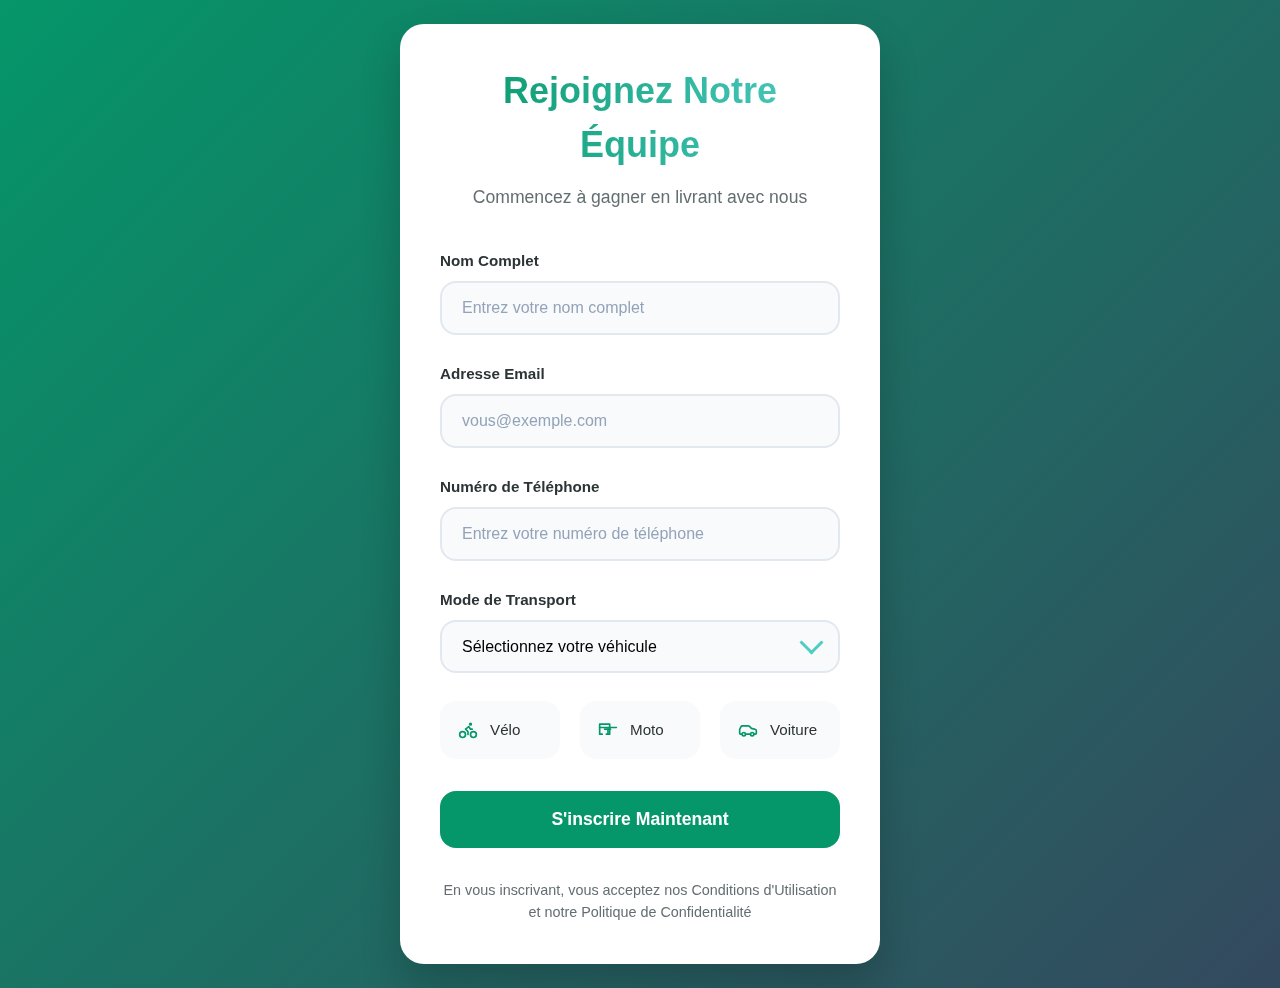
<file: livreur.html>
<!DOCTYPE html>
<html lang="fr">
<head>
  <meta charset="UTF-8">
  <meta name="viewport" content="width=device-width, initial-scale=1.0">
  <title>Inscription Livreur</title>
  <link rel="stylesheet" href="stylelivreur.css">
</head>
<body>
  <div class="container">
    <div class="form-card">
      <div class="form-header">
        <h1>Rejoignez Notre Équipe</h1>
        <p>Commencez à gagner en livrant avec nous</p>
      </div>

      <form>
        <div class="form-group">
          <label for="fullName">Nom Complet</label>
          <input type="text" id="fullName" name="fullName" placeholder="Entrez votre nom complet" required>
        </div>

        <div class="form-group">
          <label for="email">Adresse Email</label>
          <input type="email" id="email" name="email" placeholder="vous@exemple.com" required>
        </div>

        <div class="form-group">
          <label for="phone">Numéro de Téléphone</label>
          <input type="tel" id="phone" name="phone" placeholder="Entrez votre numéro de téléphone" required>
        </div>

        <div class="form-group">
          <label for="transport">Mode de Transport</label>
          <div class="select-wrapper">
            <select id="transport" name="transport" required>
              <option value="">Sélectionnez votre véhicule</option>
              <option value="bicycle">Vélo</option>
              <option value="motorcycle">Moto</option>
              <option value="car">Voiture</option>
            </select>
          </div>
        </div>

        <div class="transport-icons">
          <div class="transport-option">
            <svg xmlns="http://www.w3.org/2000/svg" width="20" height="20" viewBox="0 0 24 24" fill="none" stroke="currentColor" stroke-width="2" stroke-linecap="round" stroke-linejoin="round"><circle cx="18.5" cy="17.5" r="3.5"/><circle cx="5.5" cy="17.5" r="3.5"/><circle cx="15" cy="5" r="1"/><path d="M12 17.5V14l-3-3 4-3 2 3h2"/></svg>
            <span>Vélo</span>
          </div>
          <div class="transport-option">
            <svg xmlns="http://www.w3.org/2000/svg" width="20" height="20" viewBox="0 0 24 24" fill="none" stroke="currentColor" stroke-width="2" stroke-linecap="round" stroke-linejoin="round"><path d="M10 17h4V5H2v12h3m3-6h7"/><path d="M12 17v-6"/><path d="M2 9h20"/></svg>
            <span>Moto</span>
          </div>
          <div class="transport-option">
            <svg xmlns="http://www.w3.org/2000/svg" width="20" height="20" viewBox="0 0 24 24" fill="none" stroke="currentColor" stroke-width="2" stroke-linecap="round" stroke-linejoin="round"><path d="M19 17h2c.6 0 1-.4 1-1v-3c0-.9-.7-1.7-1.5-1.9C18.7 10.6 16 10 16 10s-1.3-1.4-2.2-2.3c-.5-.4-1.1-.7-1.8-.7H5c-.6 0-1.1.4-1.4.9l-1.4 2.9A3.7 3.7 0 0 0 2 12v4c0 .6.4 1 1 1h2"/><circle cx="7" cy="17" r="2"/><path d="M9 17h6"/><circle cx="17" cy="17" r="2"/></svg>
            <span>Voiture</span>
          </div>
        </div>

        <button type="submit">S'inscrire Maintenant</button>
      </form>

      <p class="terms">En vous inscrivant, vous acceptez nos Conditions d'Utilisation et notre Politique de Confidentialité</p>
    </div>
  </div>
  
  <script src="livreur.js"></script>

</body>
</html>
</file>
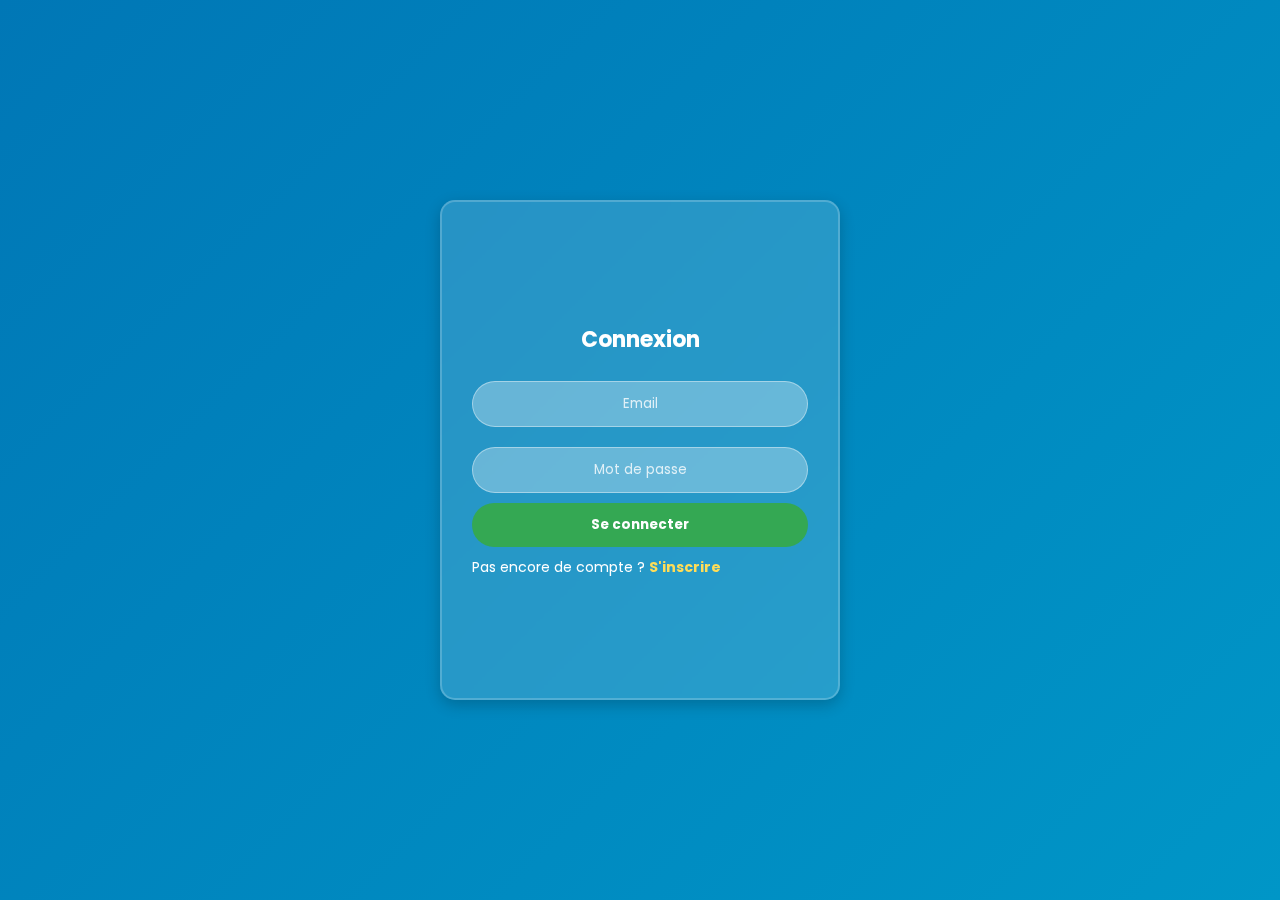
<file: login.html>
<!DOCTYPE html>
<html lang="fr">
<head>
    <meta charset="UTF-8">
    <meta name="viewport" content="width=device-width, initial-scale=1.0">
    <title>Connexion / Inscription</title>
    <style>
        @import url('https://fonts.googleapis.com/css2?family=Poppins:wght@300;400;600&display=swap');

        * {
            margin: 0;
            padding: 0;
            box-sizing: border-box;
            font-family: 'Poppins', sans-serif;
        }

        body {
            display: flex;
            justify-content: center;
            align-items: center;
            height: 100vh;
            background: linear-gradient(135deg, #0077B6, #0096C7);
        }

        .container {
            position: relative;
            width: 400px;
            height: 500px;
            perspective: 1000px;
        }

        .form-box {
            width: 100%;
            height: 100%;
            position: absolute;
            transition: transform 0.6s;
            transform-style: preserve-3d;
        }

        .form-box.active {
            transform: rotateY(180deg);
        }

        .form-container {
            position: absolute;
            width: 100%;
            height: 100%;
            padding: 30px;
            background: rgba(255, 255, 255, 0.15);
            backdrop-filter: blur(12px);
            border-radius: 15px;
            box-shadow: 0 5px 15px rgba(0, 0, 0, 0.2);
            display: flex;
            flex-direction: column;
            align-items: center;
            justify-content: center;
            backface-visibility: hidden;
            border: 2px solid rgba(255, 255, 255, 0.2);
        }

        #register-form {
            transform: rotateY(180deg);
        }

        h2 {
            font-size: 22px;
            margin-bottom: 15px;
            color: #fff;
        }

        input {
            width: 100%;
            padding: 12px;
            margin: 10px 0;
            border: none;
            border-radius: 25px;
            background: rgba(255, 255, 255, 0.3);
            color: #fff;
            outline: none;
            text-align: center;
            border: 1px solid rgba(255, 255, 255, 0.4);
        }

        input::placeholder {
            color: rgba(255, 255, 255, 0.8);
        }

        button {
            width: 100%;
            padding: 12px;
            border: none;
            border-radius: 25px;
            background: #34A853;
            color: #fff;
            font-weight: bold;
            cursor: pointer;
            transition: 0.3s;
        }

        button:hover {
            background: #2C8C41;
        }

        p {
            margin-top: 10px;
            font-size: 14px;
            color: #fff;
        }

        a {
            color: #FFDD57;
            text-decoration: none;
            font-weight: bold;
        }

        a:hover {
            text-decoration: underline;
        }

        .message {
            margin-top: 10px;
            font-size: 14px;
            padding: 10px;
            border-radius: 5px;
            text-align: center;
            display: none;
        }

        .error {
            background: #ff4d4d;
            color: white;
        }

        .success {
            background: #34A853;
            color: white;
        }
    </style>
</head>
<body>

<div class="container">
    <div class="form-box">
        <!-- Formulaire de Connexion -->
        <div class="form-container" id="login-form">
            <h2>Connexion</h2>
            <form id="loginForm">
                <input type="email" id="loginEmail" placeholder="Email" required>
                <input type="password" id="loginPassword" placeholder="Mot de passe" required>
                <button type="submit">Se connecter</button>
                <p>Pas encore de compte ? <a href="#" onclick="toggleForm()">S'inscrire</a></p>
                <div class="message" id="loginMessage"></div>
            </form>
        </div>

        <!-- Formulaire d'Inscription -->
        <div class="form-container" id="register-form">
            <h2>Inscription</h2>
            <form id="registerForm">
                <input type="text" id="registerName" placeholder="Nom complet" required>
                <input type="email" id="registerEmail" placeholder="Email" required>
                <input type="password" id="registerPassword" placeholder="Mot de passe" required>
                <input type="password" id="registerConfirmPassword" placeholder="Confirmer le mot de passe" required>
                <button type="submit">S'inscrire</button>
                <p>Déjà un compte ? <a href="#" onclick="toggleForm()">Se connecter</a></p>
                <div class="message" id="registerMessage"></div>
            </form>
        </div>
    </div>
</div>

<script>
    let users = []; // Tableau qui stocke les utilisateurs

    function toggleForm() {
        document.querySelector(".form-box").classList.toggle("active");
    }

    // Gestion de l'inscription
    document.getElementById("registerForm").addEventListener("submit", function(event) {
        event.preventDefault();
        let name = document.getElementById("registerName").value;
        let email = document.getElementById("registerEmail").value;
        let password = document.getElementById("registerPassword").value;
        let confirmPassword = document.getElementById("registerConfirmPassword").value;
        let messageBox = document.getElementById("registerMessage");

        if (password !== confirmPassword) {
            messageBox.textContent = "Les mots de passe ne correspondent pas.";
            messageBox.className = "message error";
            messageBox.style.display = "block";
            return;
        }

        if (users.some(user => user.email === email)) {
            messageBox.textContent = "Cet email est déjà utilisé.";
            messageBox.className = "message error";
            messageBox.style.display = "block";
            return;
        }

        users.push({ name, email, password });
        messageBox.textContent = "Inscription réussie ! Connectez-vous.";
        messageBox.className = "message success";
        messageBox.style.display = "block";

        setTimeout(() => {
            toggleForm();
            messageBox.style.display = "none";
        }, 1500);
    });

    // Gestion de la connexion
    document.getElementById("loginForm").addEventListener("submit", function(event) {
        event.preventDefault();
        let email = document.getElementById("loginEmail").value;
        let password = document.getElementById("loginPassword").value;
        let messageBox = document.getElementById("loginMessage");

        let user = users.find(user => user.email === email && user.password === password);
        if (user) {
            messageBox.textContent = "Connexion réussie !";
            messageBox.className = "message success";
            messageBox.style.display = "block";

            setTimeout(() => {
            window.location.href = "index.html"; // Redirection après 1.5s
            }, 1500);
            
        } else {
            messageBox.textContent = "Email ou mot de passe incorrect.";
            messageBox.className = "message error";
            messageBox.style.display = "block";

      
        }
    });
</script>

</body>
</html>
</file>
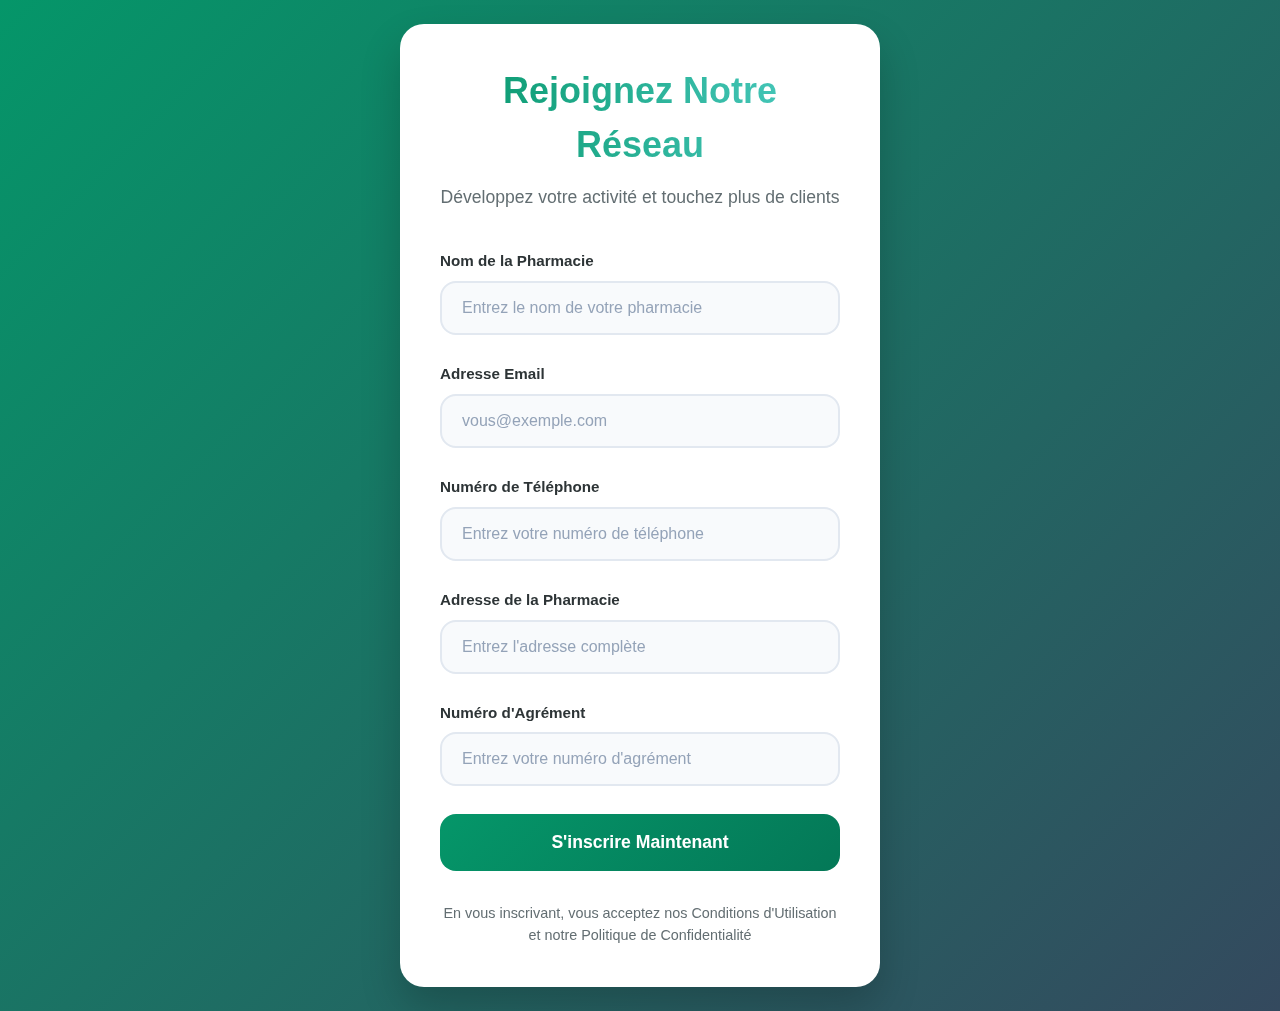
<file: PHpartenaire.html>
<!DOCTYPE html>
<html lang="fr">
<head>
  <meta charset="UTF-8">
  <meta name="viewport" content="width=device-width, initial-scale=1.0">
  <title>Inscription Pharmacie Partenaire</title>
  <link rel="stylesheet" href="stylePH.css">
</head>
<body>
  <div class="container">
    <div class="form-card">
      <div class="form-header">
        <h1>Rejoignez Notre Réseau</h1>
        <p>Développez votre activité et touchez plus de clients</p>
      </div>
 
      <form>
        <div class="form-group">
          <label for="pharmacyName">Nom de la Pharmacie</label>
          <input type="text" id="pharmacyName" name="pharmacyName" placeholder="Entrez le nom de votre pharmacie" required>
        </div>
 
        <div class="form-group">
          <label for="email">Adresse Email</label>
          <input type="email" id="email" name="email" placeholder="vous@exemple.com" required>
        </div>
 
        <div class="form-group">
          <label for="phone">Numéro de Téléphone</label>
          <input type="tel" id="phone" name="phone" placeholder="Entrez votre numéro de téléphone" required>
        </div>
 
        <div class="form-group">
          <label for="address">Adresse de la Pharmacie</label>
          <input type="text" id="address" name="address" placeholder="Entrez l'adresse complète" required>
        </div>
 
        <div class="form-group">
          <label for="license">Numéro d'Agrément</label>
          <input type="text" id="license" name="license" placeholder="Entrez votre numéro d'agrément" required>
        </div>
 
        <button type="submit">S'inscrire Maintenant</button>
      </form>
 
      <p class="terms">En vous inscrivant, vous acceptez nos Conditions d'Utilisation et notre Politique de Confidentialité</p>
    </div>
  </div>
</body>
</html>
</file>
<file: stylelivreur.css>
/* Reset and base styles */
* {
    margin: 0;
    padding: 0;
    box-sizing: border-box;
  }
  
  :root {
    --primary: #059669;
    --primary-dark: #059669;
    --secondary: #4ECDC4;
    --accent: #45B7AF;
    --background: #059669;
    --text: #2D3436;
    --text-light: #636E72;
    --white: #FFFFFF;
  }
  
  body {
    font-family: 'Inter', -apple-system, BlinkMacSystemFont, "Segoe UI", Roboto, sans-serif;
    line-height: 1.5;
    color: var(--text);
    background: linear-gradient(135deg, var(--background) 0%, #34495E 100%);
    min-height: 100vh;
    display: flex;
    align-items: center;
    justify-content: center;
    padding: 1.5rem;
  }
  
  .container {
    width: 100%;
    max-width: 480px;
    margin: 0 auto;
  }
  
  .form-card {
    background: var(--white);
    padding: 2.5rem;
    border-radius: 1.5rem;
    box-shadow: 0 20px 40px rgba(0, 0, 0, 0.2);
    backdrop-filter: blur(10px);
  }
  
  .form-header {
    text-align: center;
    margin-bottom: 2.5rem;
  }
  
  .form-header h1 {
    font-size: 2.25rem;
    font-weight: 800;
    color: var(--text);
    margin-bottom: 0.75rem;
    background: linear-gradient(to right, var(--primary), var(--secondary));
    -webkit-background-clip: text;
    -webkit-text-fill-color: transparent;
  }
  
  .form-header p {
    color: var(--text-light);
    font-size: 1.1rem;
  }
  
  .form-group {
    margin-bottom: 1.75rem;
  }
  
  label {
    display: block;
    font-size: 0.95rem;
    font-weight: 600;
    color: var(--text);
    margin-bottom: 0.5rem;
  }
  
  input,
  select {
    width: 100%;
    padding: 1rem 1.25rem;
    border: 2px solid #E2E8F0;
    border-radius: 1rem;
    font-size: 1rem;
    transition: all 0.3s ease;
    background-color: #F8FAFC;
  }
  
  input:focus,
  select:focus {
    outline: none;
    border-color: var(--secondary);
    box-shadow: 0 0 0 4px rgba(78, 205, 196, 0.1);
    background-color: var(--white);
  }
  
  input::placeholder {
    color: #94A3B8;
  }
  
  .select-wrapper {
    position: relative;
  }
  
  .select-wrapper::after {
    content: '';
    position: absolute;
    right: 1.25rem;
    top: 50%;
    width: 0.875rem;
    height: 0.875rem;
    border-right: 3px solid var(--secondary);
    border-bottom: 3px solid var(--secondary);
    transform: translateY(-70%) rotate(45deg);
    pointer-events: none;
    transition: transform 0.2s ease;
  }
  
  select {
    appearance: none;
    padding-right: 3rem;
    cursor: pointer;
  }
  
  .transport-icons {
    display: flex;
    gap: 1.25rem;
    margin-bottom: 2rem;
  }
  
  .transport-option {
    flex: 1;
    display: flex;
    align-items: center;
    gap: 0.75rem;
    padding: 1rem;
    background-color: #F8FAFC;
    border-radius: 1rem;
    color: var(--text);
    border: 2px solid transparent;
    transition: all 0.3s ease;
    cursor: pointer;
  }
  
  .transport-option:hover {
    background-color: #F1F5F9;
    border-color: var(--secondary);
    transform: translateY(-2px);
  }
  
  .transport-option svg {
    color: var(--primary);
    transition: transform 0.3s ease;
  }
  
  .transport-option:hover svg {
    transform: scale(1.1);
  }
  
  .transport-option span {
    font-size: 0.95rem;
    font-weight: 500;
  }
  
  button {
    width: 100%;
    padding: 1.125rem;
    background: linear-gradient(135deg, var(--primary) 0%, var(--primary-dark) 100%);
    color: var(--white);
    border: none;
    border-radius: 1rem;
    font-size: 1.1rem;
    font-weight: 600;
    cursor: pointer;
    transition: all 0.3s ease;
    position: relative;
    overflow: hidden;
  }
  
  button::before {
    content: '';
    position: absolute;
    top: 0;
    left: 0;
    width: 100%;
    height: 100%;
    background: linear-gradient(135deg, rgba(255,255,255,0.1) 0%, rgba(255,255,255,0) 100%);
    transform: translateX(-100%);
    transition: transform 0.5s ease;
  }
  
  button:hover {
    transform: translateY(-2px);
    box-shadow: 0 10px 20px rgba(255, 107, 107, 0.2);
  }
  
  button:hover::before {
    transform: translateX(0);
  }
  
  button:active {
    transform: translateY(1px);
  }
  
  .terms {
    margin-top: 2rem;
    text-align: center;
    font-size: 0.9rem;
    color: var(--text-light);
  }
  
  /* Responsive adjustments */
  @media (max-width: 480px) {
    .form-card {
      padding: 2rem;
    }
  
    .form-header h1 {
      font-size: 1.875rem;
    }
  
    .transport-icons {
      flex-direction: column;
    }
  
    .transport-option {
      justify-content: center;
    }
  }
</file>
<file: stylePH.css>
/* Reset and base styles */
* {
    margin: 0;
    padding: 0;
    box-sizing: border-box;
}

:root {
    --primary: #059669;
    --primary-dark: #047857;
    --secondary: #4ECDC4;
    --accent: #45B7AF;
    --background: #059669;
    --text: #2D3436;
    --text-light: #636E72;
    --white: #FFFFFF;
}

body {
    font-family: 'Inter', -apple-system, BlinkMacSystemFont, "Segoe UI", Roboto, sans-serif;
    line-height: 1.5;
    color: var(--text);
    background: linear-gradient(135deg, var(--background) 0%, #34495E 100%);
    min-height: 100vh;
    display: flex;
    align-items: center;
    justify-content: center;
    padding: 1.5rem;
}

.container {
    width: 100%;
    max-width: 480px;
    margin: 0 auto;
}

.form-card {
    background: var(--white);
    padding: 2.5rem;
    border-radius: 1.5rem;
    box-shadow: 0 20px 40px rgba(0, 0, 0, 0.2);
    backdrop-filter: blur(10px);
}

.form-header {
    text-align: center;
    margin-bottom: 2.5rem;
}

.form-header h1 {
    font-size: 2.25rem;
    font-weight: 800;
    color: var(--text);
    margin-bottom: 0.75rem;
    background: linear-gradient(to right, var(--primary), var(--secondary));
    -webkit-background-clip: text;
    -webkit-text-fill-color: transparent;
}

.form-header p {
    color: var(--text-light);
    font-size: 1.1rem;
}

.form-group {
    margin-bottom: 1.75rem;
}

label {
    display: block;
    font-size: 0.95rem;
    font-weight: 600;
    color: var(--text);
    margin-bottom: 0.5rem;
}

input {
    width: 100%;
    padding: 1rem 1.25rem;
    border: 2px solid #E2E8F0;
    border-radius: 1rem;
    font-size: 1rem;
    transition: all 0.3s ease;
    background-color: #F8FAFC;
}

input:focus {
    outline: none;
    border-color: var(--secondary);
    box-shadow: 0 0 0 4px rgba(78, 205, 196, 0.1);
    background-color: var(--white);
}

input::placeholder {
    color: #94A3B8;
}

button {
    width: 100%;
    padding: 1.125rem;
    background: linear-gradient(135deg, var(--primary) 0%, var(--primary-dark) 100%);
    color: var(--white);
    border: none;
    border-radius: 1rem;
    font-size: 1.1rem;
    font-weight: 600;
    cursor: pointer;
    transition: all 0.3s ease;
    position: relative;
    overflow: hidden;
}

button::before {
    content: '';
    position: absolute;
    top: 0;
    left: 0;
    width: 100%;
    height: 100%;
    background: linear-gradient(135deg, rgba(255,255,255,0.1) 0%, rgba(255,255,255,0) 100%);
    transform: translateX(-100%);
    transition: transform 0.5s ease;
}

button:hover {
    transform: translateY(-2px);
    box-shadow: 0 10px 20px rgba(255, 107, 107, 0.2);
}

button:hover::before {
    transform: translateX(0);
}

button:active {
    transform: translateY(1px);
}

.terms {
    margin-top: 2rem;
    text-align: center;
    font-size: 0.9rem;
    color: var(--text-light);
}

/* Responsive adjustments */
@media (max-width: 480px) {
    .form-card {
        padding: 2rem;
    }

    .form-header h1 {
        font-size: 1.875rem;
    }
}
</file>
